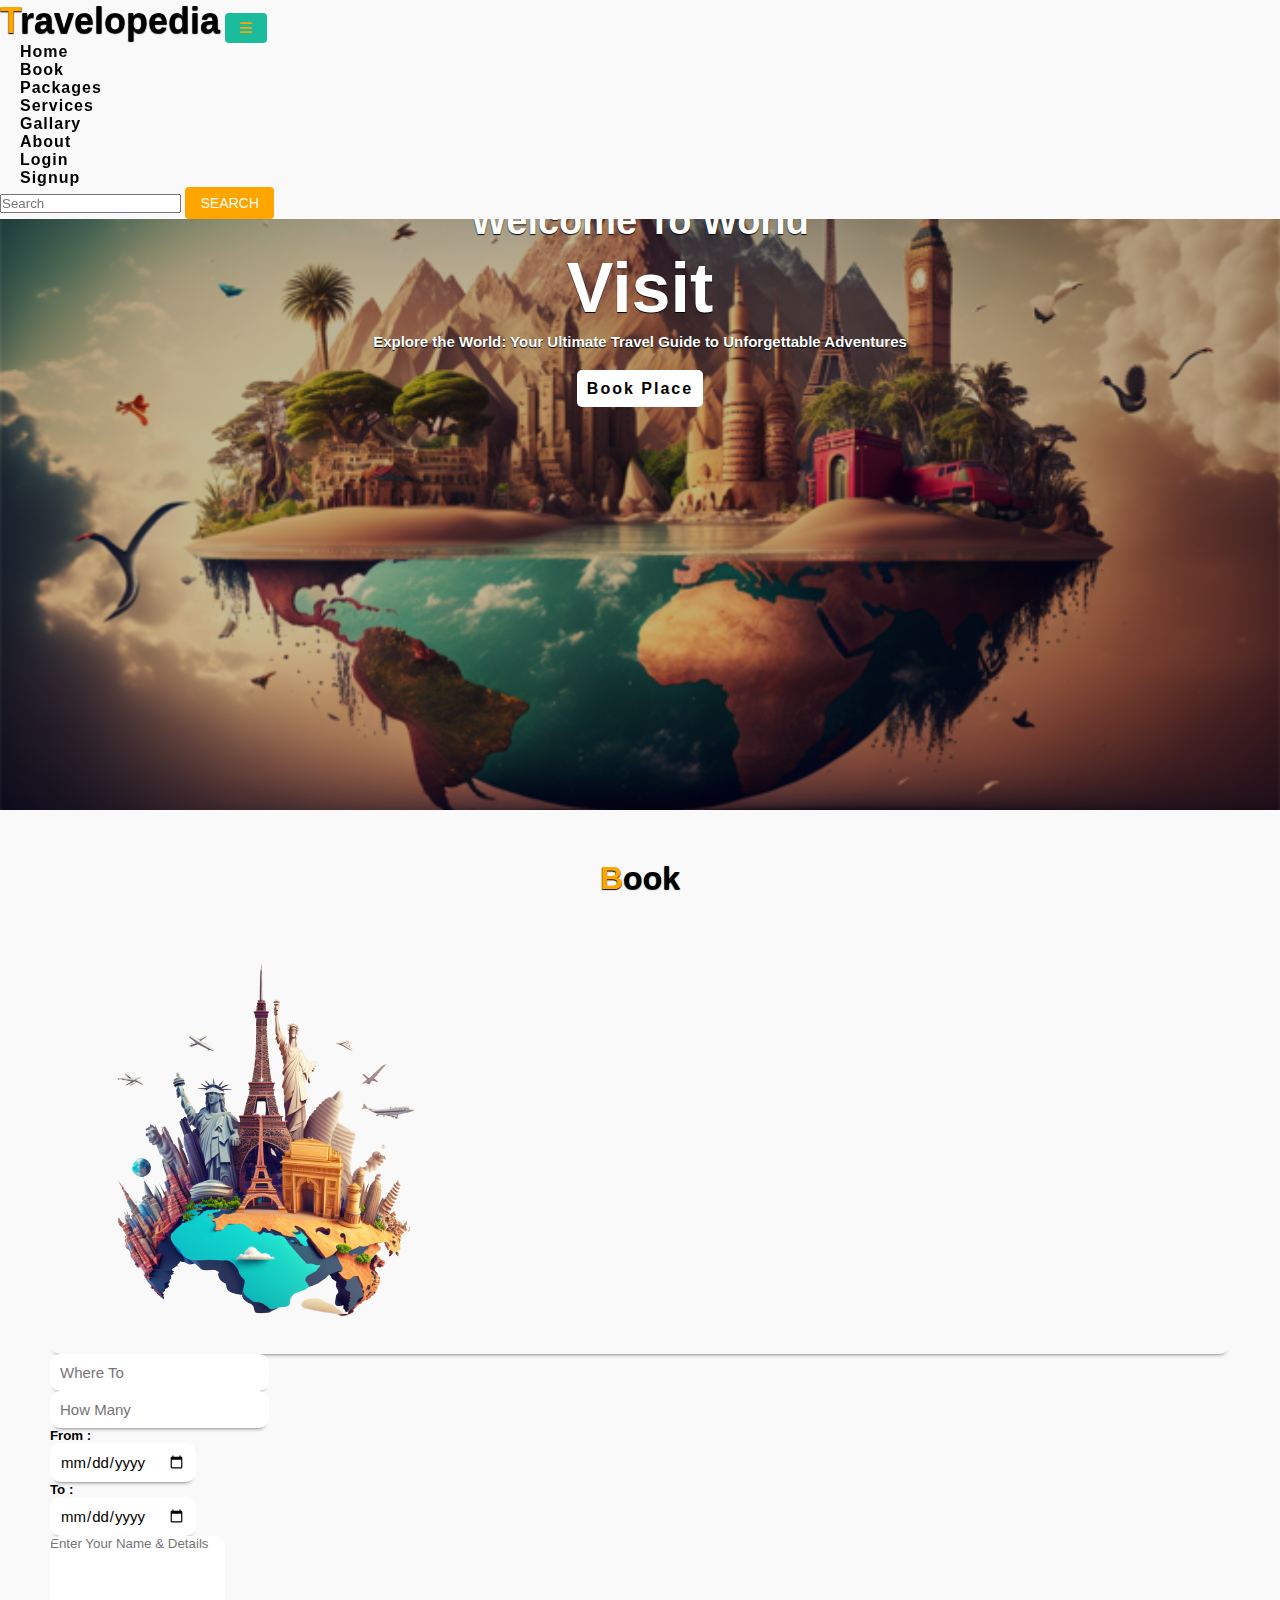
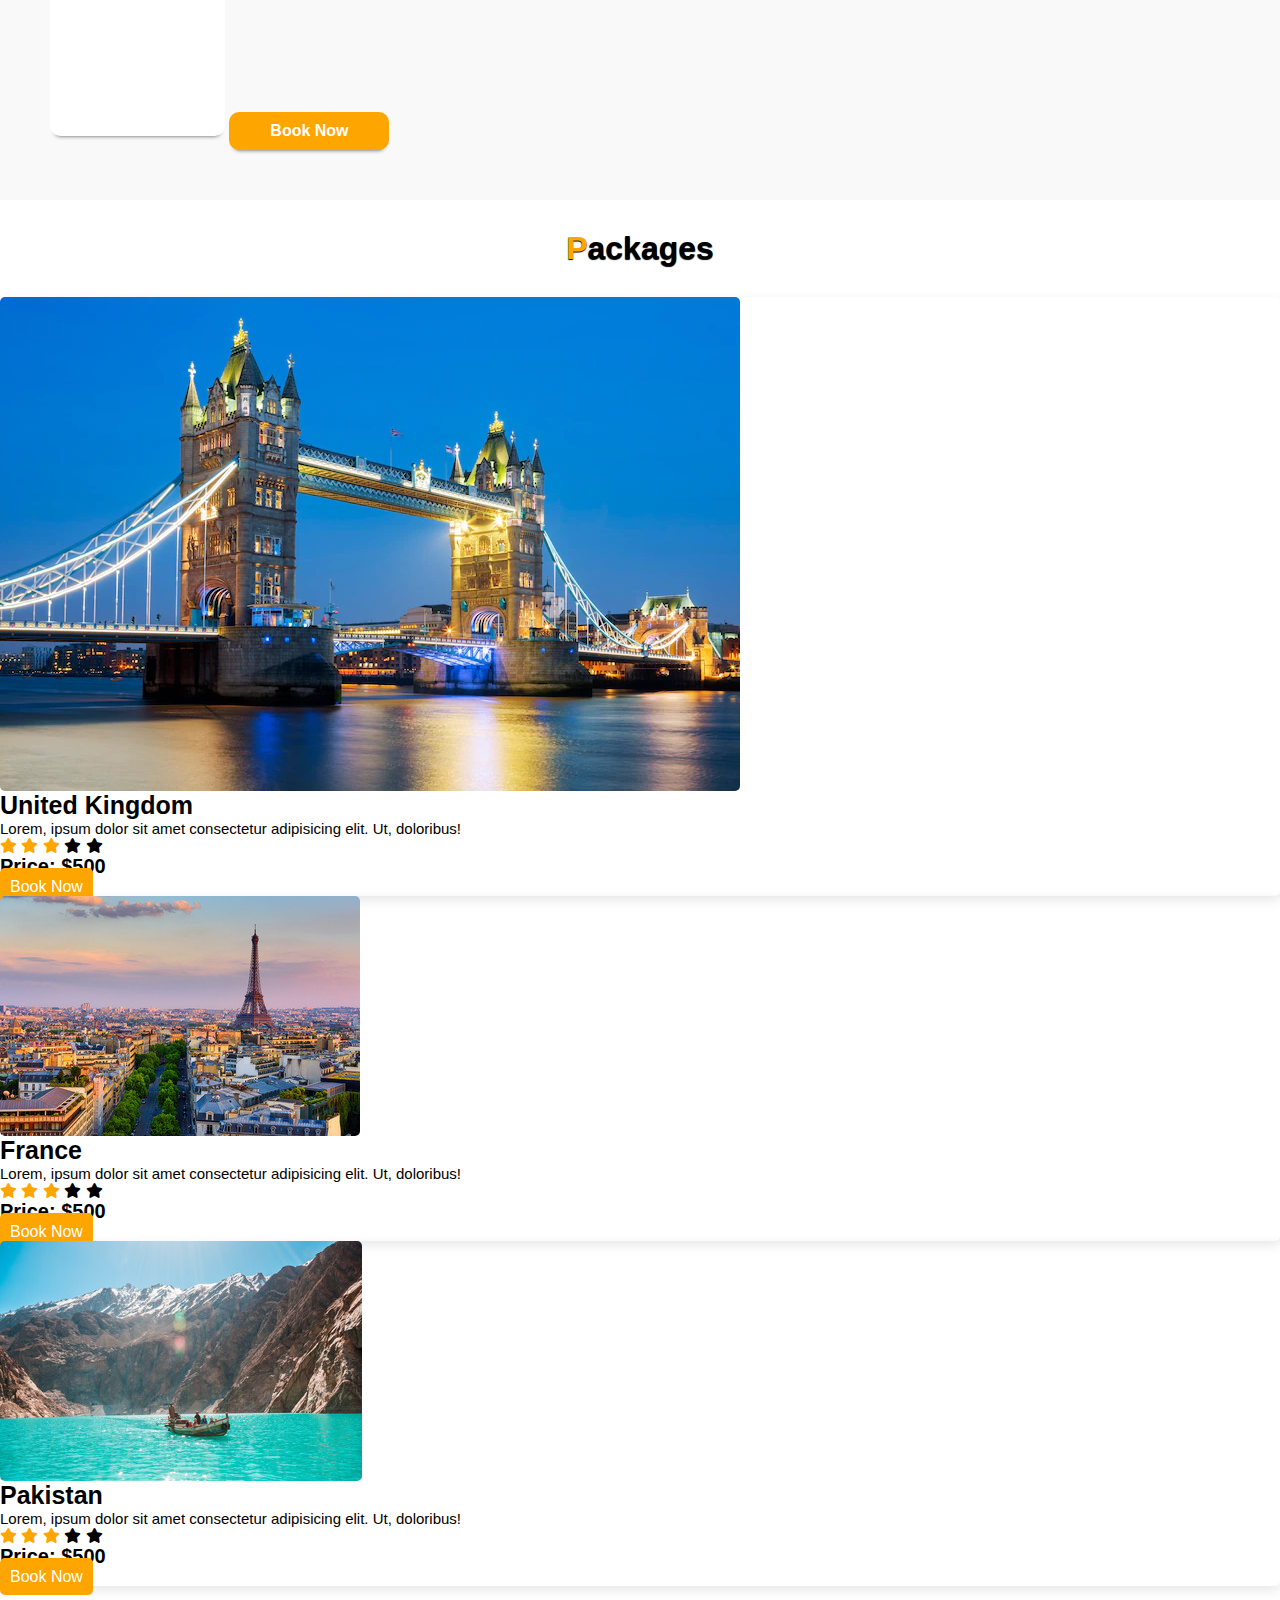
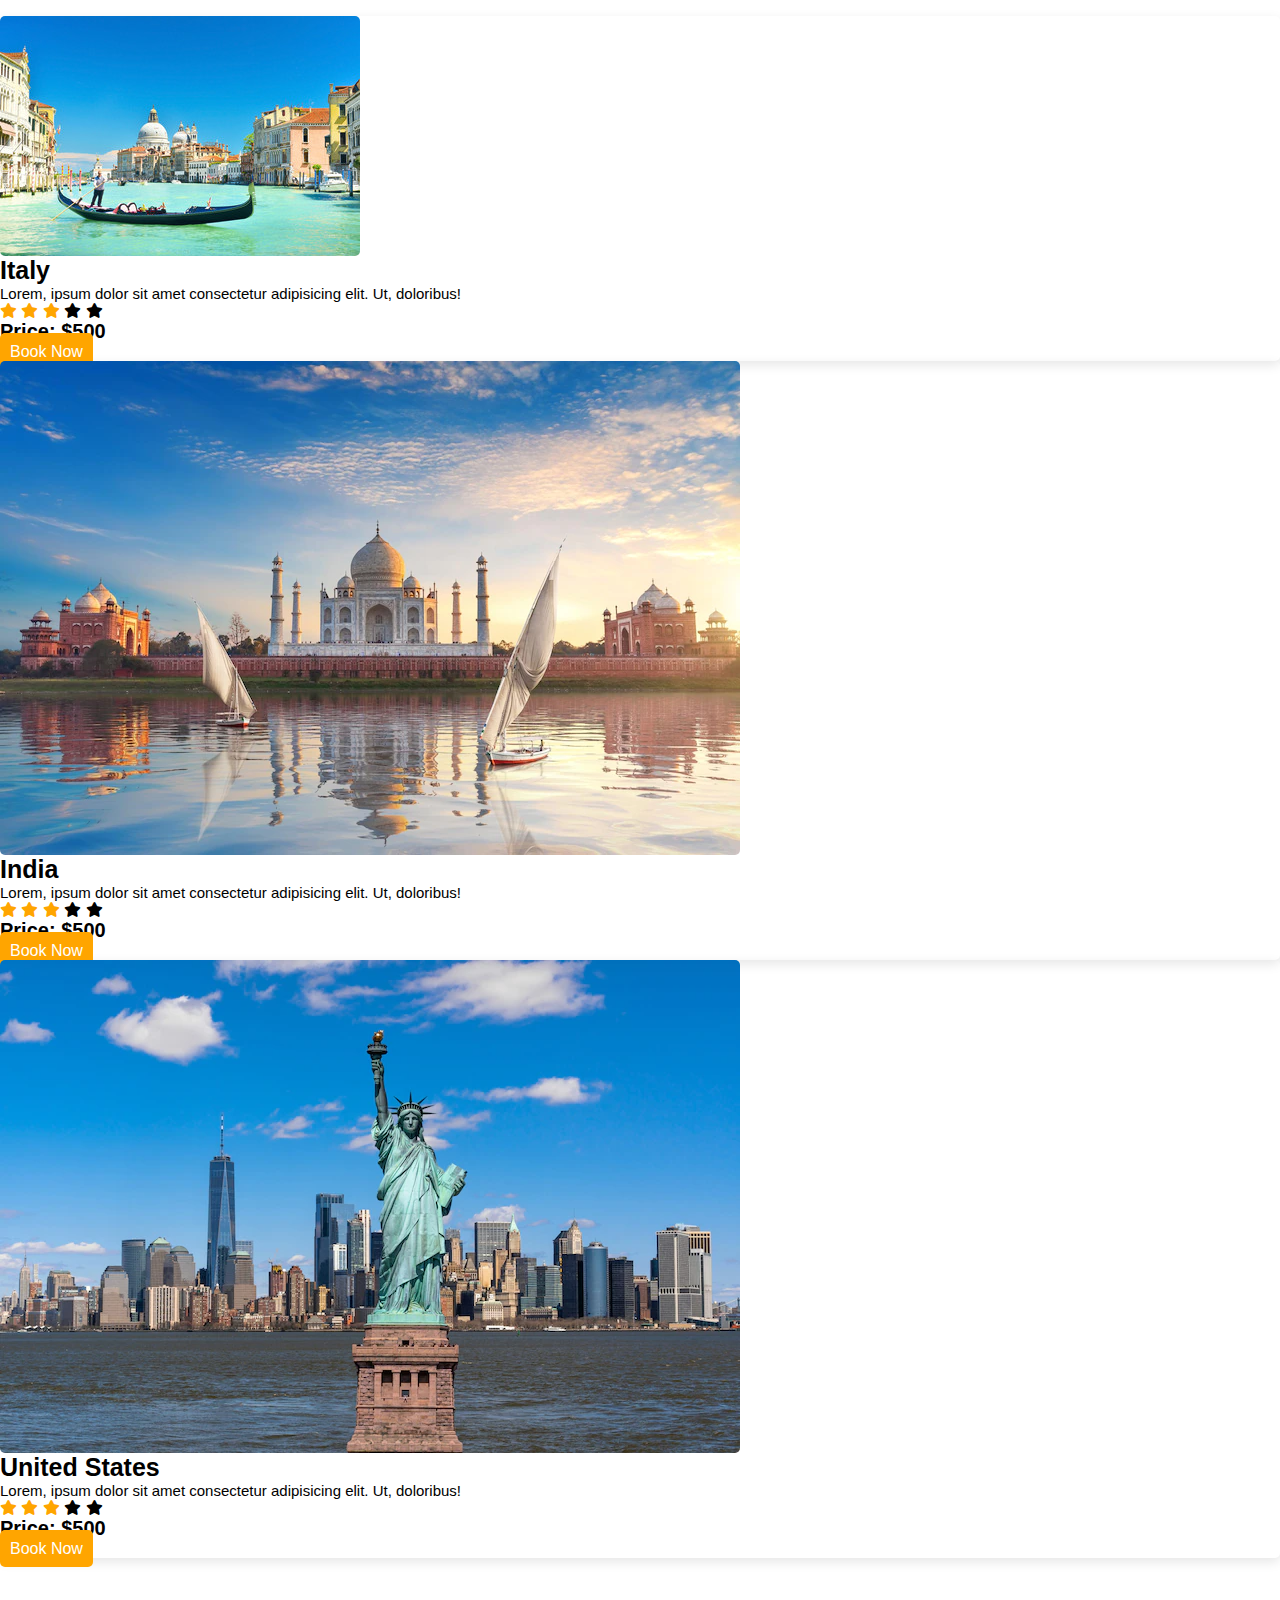
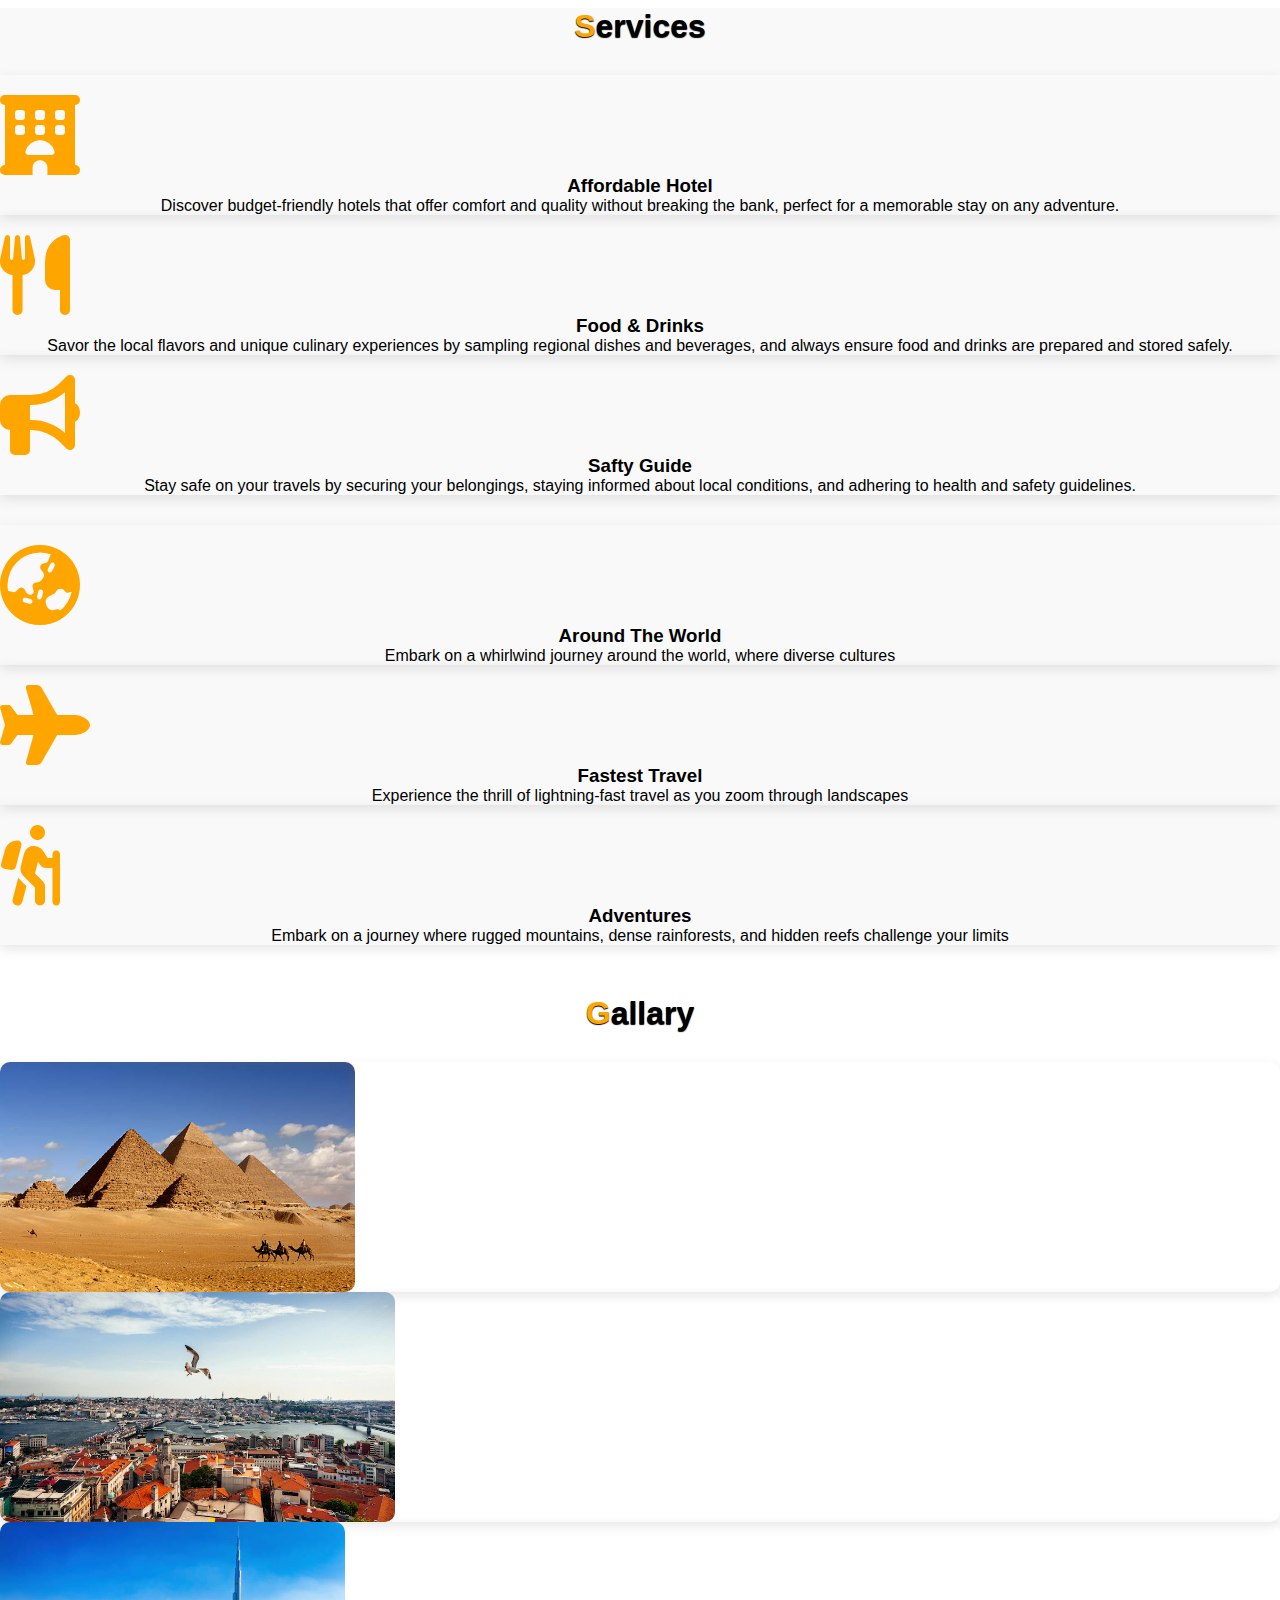
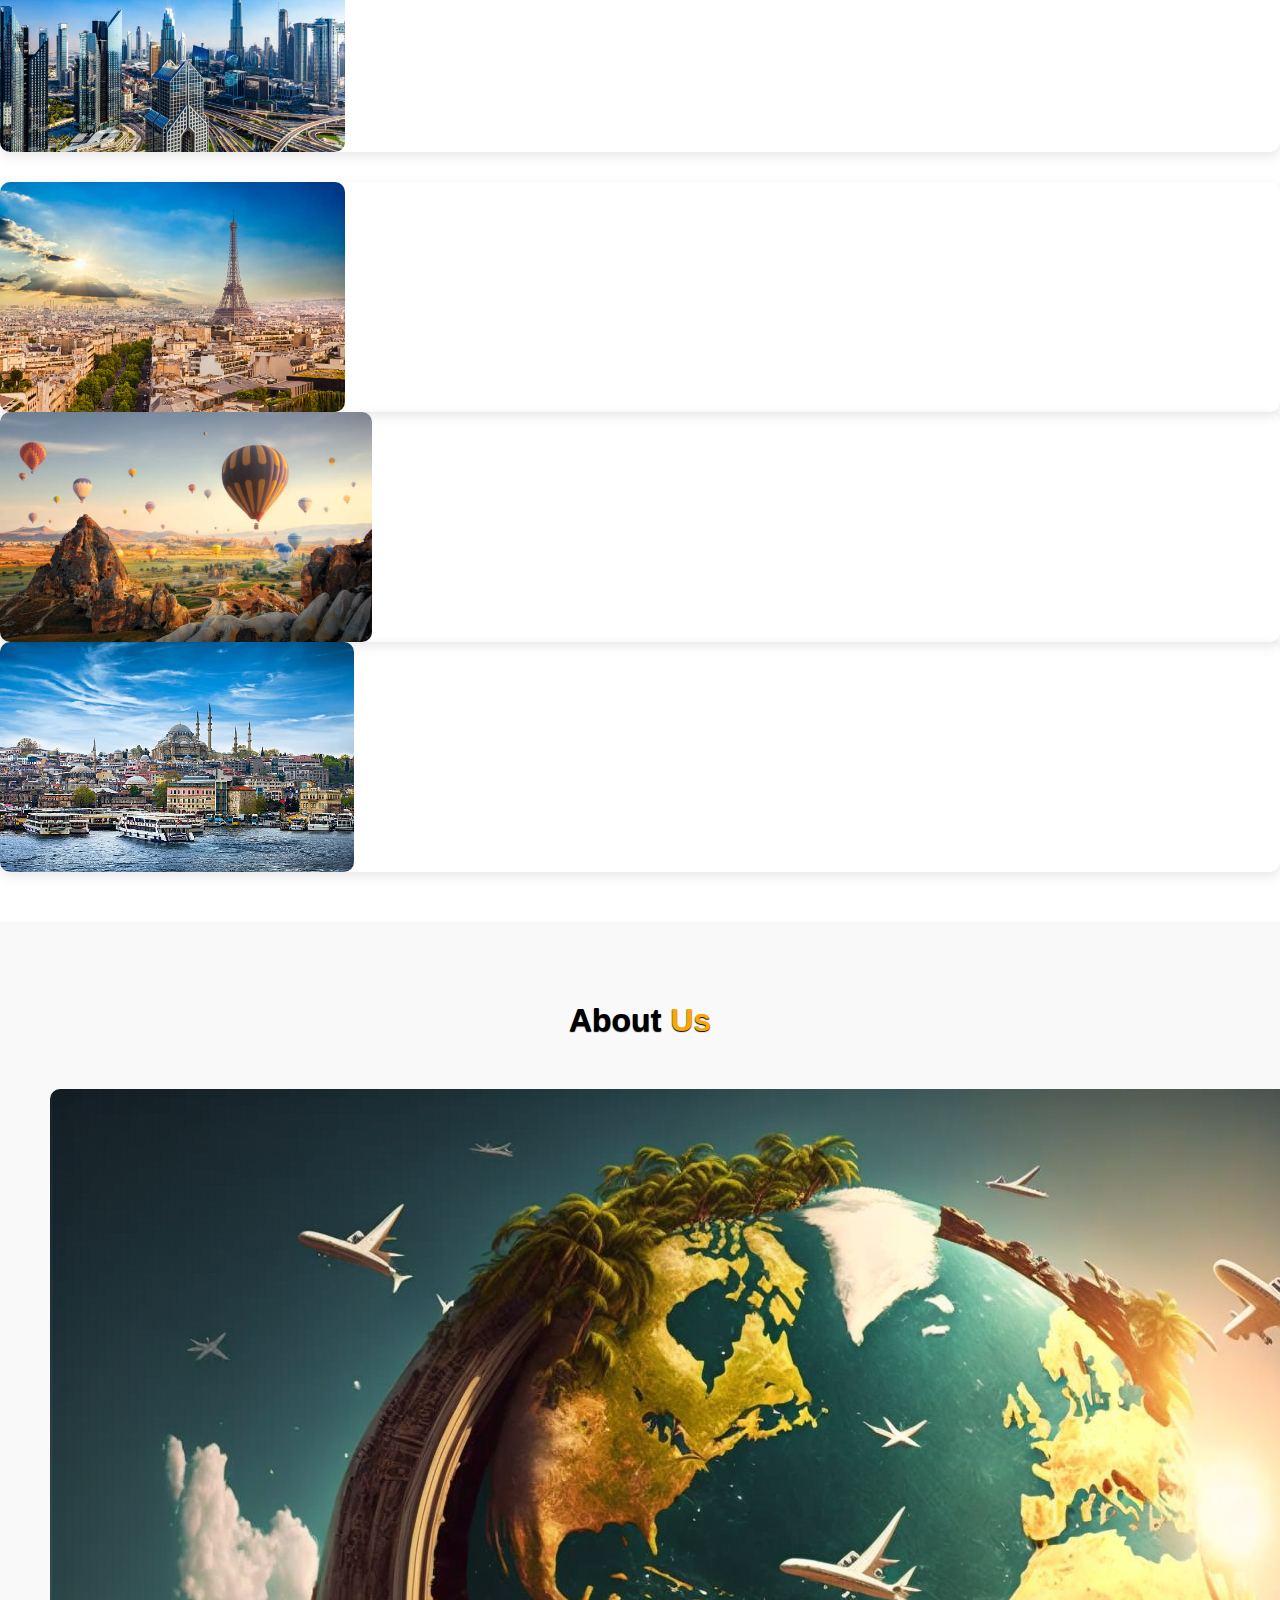
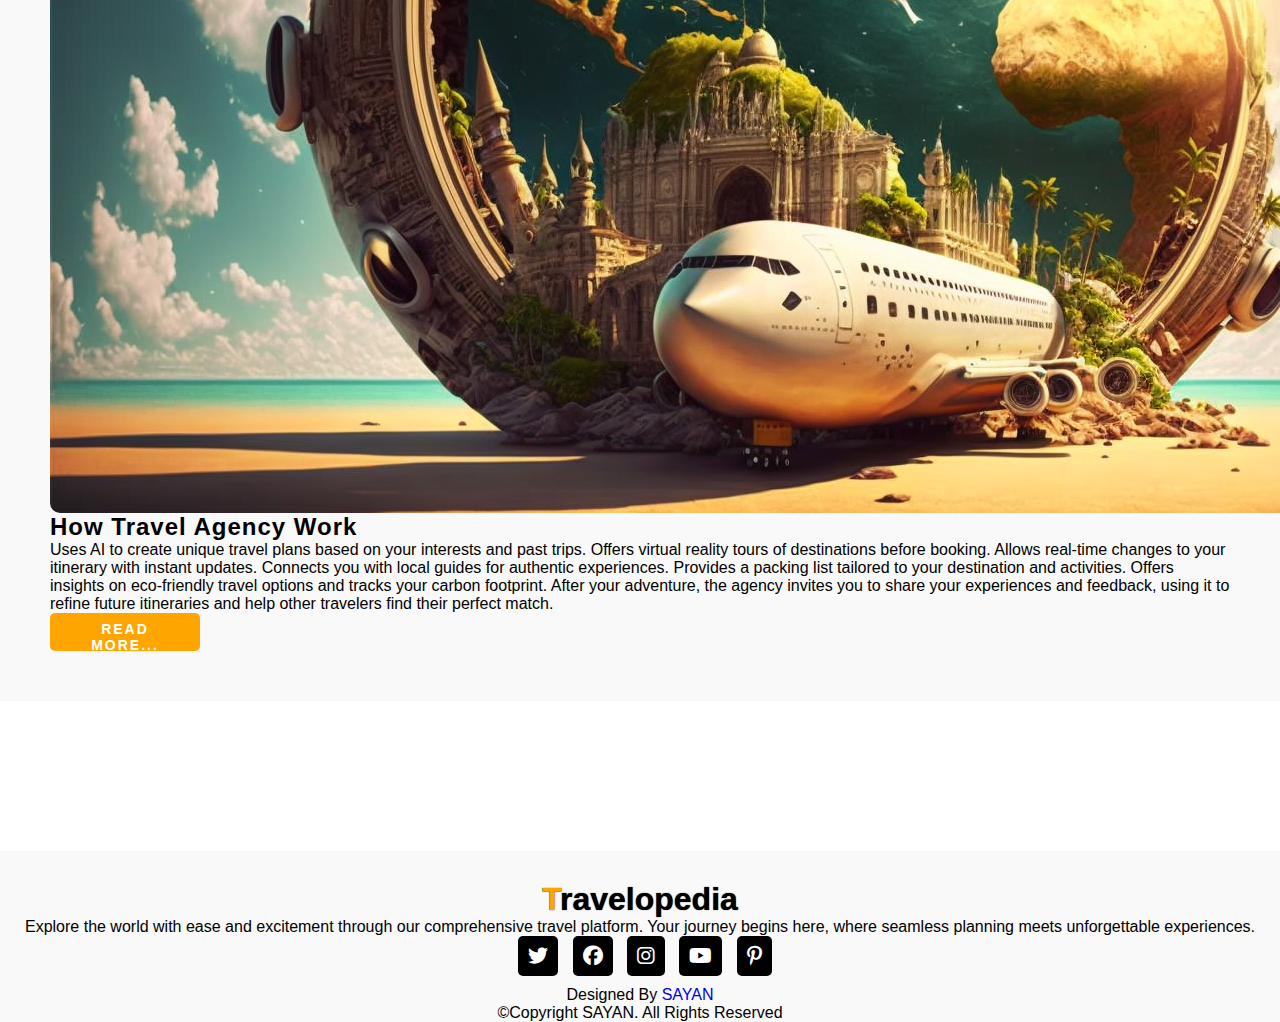
<file: index.html>
<html lang="en">
<head>
    <meta charset="UTF-8">
    <meta http-equiv="X-UA-Compatible" content="IE=edge">
    <meta name="viewport" content="width=device-width, initial-scale=1.0">
    <title>TRAVELOPEDIA</title>

    <link rel="stylesheet" href="style.css">

    <link href="https://cdn.jsdelivr.net/npm/bootstrap@5.0.2/dist/css/bootstrap.min.css" rel="stylesheet" integrity="sha384-EVSTQN3/azprG1Anm3QDgpJLIm9Nao0Yz1ztcQTwFspd3yD65VohhpuuCOmLASjC" crossorigin="anonymous">
    <link rel="stylesheet" href="https://cdnjs.cloudflare.com/ajax/libs/font-awesome/6.2.1/css/all.min.css">
    
    <link rel="preconnect" href="https://fonts.googleapis.com">
    <link rel="preconnect" href="https://fonts.gstatic.com" crossorigin>
    <link href="https://fonts.googleapis.com/css2?family=Roboto:wght@500&display=swap" rel="stylesheet">

</head>
<body>

    <nav class="navbar navbar-expand-lg" id="navbar">
        <div class="container">
          <a class="navbar-brand" href="index.html" id="logo"><span>T</span>ravelopedia</a>
          <button class="navbar-toggler" type="button" data-bs-toggle="collapse" data-bs-target="#mynavbar">
            <span><i class="fa-solid fa-bars"></i></span>
          </button>
          <div class="collapse navbar-collapse" id="mynavbar">
            <ul class="navbar-nav me-auto">
              <li class="nav-item">
                <a class="nav-link active" href="index.html">Home</a>
              </li>
              <li class="nav-item">
                <a class="nav-link" href="#book">Book</a>
              </li>
              <li class="nav-item">
                <a class="nav-link" href="#packages">Packages</a>
              </li>
              <li class="nav-item">
                <a class="nav-link" href="#services">Services</a>
              </li>
              <li class="nav-item">
                <a class="nav-link" href="#gallary">Gallary</a>
              </li>
              <li class="nav-item">
                <a class="nav-link" href="#about">About</a>
              </li>
              <li class="nav-item">
                <a class="nav-link" href="login.html">Login</a>
                
              </li>
              <li class="nav-item">
                <a class="nav-link" href="login.html">Signup</a>
              </li>
             
            </ul>
            <form class="d-flex">
              <input class="form-control me-2" type="text" placeholder="Search">
              <button class="btn btn-primary" type="button">Search</button>
            </form>
          </div>
        </div>
      </nav>
    

    <div class="home">
        <div class="content">
            <h5>Welcome To World</h5>
            <h1>Visit <span class="changecontent"></span></h1>
            <p>Explore the World: Your Ultimate Travel Guide to Unforgettable Adventures</p>
            <a href="#book">Book Place</a>
        </div>
    </div>

    <section class="book" id="book">
      <div class="container">

        <div class="main-text">
          <h1><span>B</span>ook</h1>
        </div>
        
        <div class="row">

          <div class="col-md-6 py-3 py-md-0">
            <div class="card">
              <img src="./images/book-img.png" alt="">
            </div>
          </div>

          <div class="col-md-6 py-3 py-md-0">
            <form action="#">

              <input type="text" class="form-control" placeholder="Where To" required><br>
              <input type="text" class="form-control" placeholder="How Many" required><br>
            <h5>From :</h5>
              <input type="date" class="form-control" placeholder="Arrivals" required><br>
                <h5>To :</h5>
              <input type="date" class="form-control" placeholder="Leaving" required><br>
              <textarea class="form-control" rows="5" name="text" placeholder="Enter Your Name & Details"></textarea>
              <input type="submit" value="Book Now" class="submit" required>

            </form>
          </div>

        </div>
      </div>
    </section>

    <section class="packages" id="packages">
      <div class="container">
        
        <div class="main-txt">
          <h1><span>P</span>ackages</h1>
        </div>

        <div class="row" style="margin-top: 30px;">

          <div class="col-md-4 py-3 py-md-0">

            <div class="card">
              <img src="./images/uk.png" alt="">
              <div class="card-body">
                <h3>United Kingdom</h3>
                <p>Lorem, ipsum dolor sit amet consectetur adipisicing elit. Ut, doloribus!</p>
                <div class="star">
                  <i class="fa-solid fa-star checked"></i>
                  <i class="fa-solid fa-star checked"></i>
                  <i class="fa-solid fa-star checked"></i>
                  <i class="fa-solid fa-star "></i>
                  <i class="fa-solid fa-star "></i>
                </div>
                <h6>Price: <strong>$500</strong></h6>
                <a href="#book">Book Now</a>
              </div>
            </div>

          </div>
          <div class="col-md-4 py-3 py-md-0">

            <div class="card">
              <img src="./images/france.png" alt="">
              <div class="card-body">
                <h3>France</h3>
                <p>Lorem, ipsum dolor sit amet consectetur adipisicing elit. Ut, doloribus!</p>
                <div class="star">
                  <i class="fa-solid fa-star checked"></i>
                  <i class="fa-solid fa-star checked"></i>
                  <i class="fa-solid fa-star checked"></i>
                  <i class="fa-solid fa-star "></i>
                  <i class="fa-solid fa-star "></i>
                </div>
                <h6>Price: <strong>$500</strong></h6>
                <a href="#book">Book Now</a>
              </div>
            </div>

          </div>
          <div class="col-md-4 py-3 py-md-0">

            <div class="card">
              <img src="./images/pakistan.png" alt="">
              <div class="card-body">
                <h3>Pakistan</h3>
                <p>Lorem, ipsum dolor sit amet consectetur adipisicing elit. Ut, doloribus!</p>
                <div class="star">
                  <i class="fa-solid fa-star checked"></i>
                  <i class="fa-solid fa-star checked"></i>
                  <i class="fa-solid fa-star checked"></i>
                  <i class="fa-solid fa-star "></i>
                  <i class="fa-solid fa-star "></i>
                </div>
                <h6>Price: <strong>$500</strong></h6>
                <a href="#book">Book Now</a>
              </div>
            </div>

          </div>



        </div>



        <div class="row" style="margin-top: 30px;">

          <div class="col-md-4 py-3 py-md-0">

            <div class="card">
              <img src="./images/italy.png" alt="">
              <div class="card-body">
                <h3>Italy</h3>
                <p>Lorem, ipsum dolor sit amet consectetur adipisicing elit. Ut, doloribus!</p>
                <div class="star">
                  <i class="fa-solid fa-star checked"></i>
                  <i class="fa-solid fa-star checked"></i>
                  <i class="fa-solid fa-star checked"></i>
                  <i class="fa-solid fa-star "></i>
                  <i class="fa-solid fa-star "></i>
                </div>
                <h6>Price: <strong>$500</strong></h6>
                <a href="#book">Book Now</a>
              </div>
            </div>

          </div>
          <div class="col-md-4 py-3 py-md-0">

            <div class="card">
              <img src="./images/india.png" alt="">
              <div class="card-body">
                <h3>India</h3>
                <p>Lorem, ipsum dolor sit amet consectetur adipisicing elit. Ut, doloribus!</p>
                <div class="star">
                  <i class="fa-solid fa-star checked"></i>
                  <i class="fa-solid fa-star checked"></i>
                  <i class="fa-solid fa-star checked"></i>
                  <i class="fa-solid fa-star "></i>
                  <i class="fa-solid fa-star "></i>
                </div>
                <h6>Price: <strong>$500</strong></h6>
                <a href="#book">Book Now</a>
              </div>
            </div>

          </div>
          <div class="col-md-4 py-3 py-md-0">

            <div class="card">
              <img src="./images/us.png" alt="">
              <div class="card-body">
                <h3>United States</h3>
                <p>Lorem, ipsum dolor sit amet consectetur adipisicing elit. Ut, doloribus!</p>
                <div class="star">
                  <i class="fa-solid fa-star checked"></i>
                  <i class="fa-solid fa-star checked"></i>
                  <i class="fa-solid fa-star checked"></i>
                  <i class="fa-solid fa-star "></i>
                  <i class="fa-solid fa-star "></i>
                </div>
                <h6>Price: <strong>$500</strong></h6>
                <a href="#book">Book Now</a>
              </div>
            </div>

          </div>



        </div>


      </div>
    </section>
 
    <section class="services" id="services">
      <div class="container">

        <div class="main-txt">
          <h1><span>S</span>ervices</h1>
        </div>

        <div class="row" style="margin-top: 30px;">

          <div class="col-md-4 py-3 py-md-0">

            <div class="card">
              <i class="fas fa-hotel"></i>
              <div class="card-body">
                <h3><a href="#">Affordable Hotel</a></h3>
                <p>Discover budget-friendly hotels that offer comfort and quality without breaking the bank, perfect for a memorable stay on any adventure.</p>
              </div>
            </div>

          </div>
          <div class="col-md-4 py-3 py-md-0">

            <div class="card">
              <i class="fas fa-utensils"></i>
              <div class="card-body">
                <h3><a href="">Food & Drinks</a></h3>
                <p>Savor the local flavors and unique culinary experiences by sampling regional dishes and beverages, and always ensure food and drinks are prepared and stored safely.</p>
              </div>
            </div>

          </div>
          <div class="col-md-4 py-3 py-md-0">

            <div class="card">
              <i class="fas fa-bullhorn"></i>
              <div class="card-body">
                <h3><a href="#">Safty Guide</a></h3>
                <p>Stay safe on your travels by securing your belongings, staying informed about local conditions, and adhering to health and safety guidelines.</p>
              </div>
            </div>

          </div>



        </div>


        <div class="row" style="margin-top: 30px;">

          <div class="col-md-4 py-3 py-md-0">

            <div class="card">
              <i class="fas fa-globe-asia"></i>
              <div class="card-body">
                <h3><a href="#">Around The World</a></h3>
                <p>Embark on a whirlwind journey around the world, where diverse cultures</p>
              </div>
            </div>

          </div>
          <div class="col-md-4 py-3 py-md-0">

            <div class="card">
              <i class="fas fa-plane"></i>
              <div class="card-body">
                <h3><a href="#">Fastest Travel</a></h3>
                <p>Experience the thrill of lightning-fast travel as you zoom through landscapes</p>
              </div>
            </div>

          </div>
          <div class="col-md-4 py-3 py-md-0">

            <div class="card">
              <i class="fas fa-hiking"></i>
              <div class="card-body">
                <h3><a href="#">Adventures</a></h3>
                <p>Embark on a journey where rugged mountains, dense rainforests, and hidden reefs challenge your limits</p>
              </div>
            </div>

          </div>



        </div>

      </div>
    </section>

    <section class="gallary" id="gallary">
      <div class="container">

        <div class="main-txt">
          <h1><span>G</span>allary</h1>
        </div>

        <div class="row" style="margin-top: 30px;">
          <div class="col-md-4 py-3 py-md-0">
            <div class="card">
              <img src="./images/g1.png" alt="" height="230px">
            </div>
          </div>
          <div class="col-md-4 py-3 py-md-0">
            <div class="card">
              <img src="./images/g2.png" alt="" height="230px">
            </div>
          </div>
          <div class="col-md-4 py-3 py-md-0">
            <div class="card">
              <img src="./images/g3.png" alt="" height="230px">
            </div>
          </div>
        </div>


        <div class="row" style="margin-top: 30px;">
          <div class="col-md-4 py-3 py-md-0">
            <div class="card">
              <img src="./images/g4.png" alt="" height="230px">
            </div>
          </div>
          <div class="col-md-4 py-3 py-md-0">
            <div class="card">
              <img src="./images/g5.png" alt="" height="230px">
            </div>
          </div>
          <div class="col-md-4 py-3 py-md-0">
            <div class="card">
              <img src="./images/g6.png" alt="" height="230px">
            </div>
          </div>
        </div>

      </div>
    </section>

    <section class="about" id="about">
      <div class="container">

        <div class="main-txt">
          <h1>About <span>Us</span></h1>
        </div>

        <div class="row" style="margin-top: 50px;">

          <div class="col-md-6 py-3 py-md-0">
            <div class="card">
              <img src="./images/about-img.png" alt="">
            </div>
          </div>

          <div class="col-md-6 py-3 py-md-0">
            <h2>How Travel Agency Work</h2>
            <p>Uses AI to create unique travel plans based on your interests and past trips. Offers virtual reality tours of destinations before booking. Allows real-time changes to your itinerary with instant updates. Connects you with local guides for authentic experiences. Provides a packing list tailored to your destination and activities. Offers insights on eco-friendly travel options and tracks your carbon footprint. After your adventure, the agency invites you to share your experiences and feedback, using it to refine future itineraries and help other travelers find their perfect match.</p>
            <button id="about-btn">Read More...</button>
          </div>

        </div>

      </div>
    </section>
    <footer id="footer">
      <h1><span>T</span>ravelopedia</h1>
      <p>Explore the world with ease and excitement through our comprehensive travel platform. Your journey begins here, where seamless planning meets unforgettable experiences.</p>
      <div class="social-links">
        <i class="fa-brands fa-twitter"></i>
        <i class="fa-brands fa-facebook"></i>
        <i class="fa-brands fa-instagram"></i>
        <i class="fa-brands fa-youtube"></i>
        <i class="fa-brands fa-pinterest-p"></i>
      </div>
      <div class="credit">
        <p>Designed By <a href="#">SAYAN</a></p>
      </div>
      <div class="copyright">
        <p>&copy;Copyright SAYAN. All Rights Reserved</p>
      </div>
    </footer>
   
    <script src="https://cdn.jsdelivr.net/npm/bootstrap@5.0.2/dist/js/bootstrap.bundle.min.js" integrity="sha384-MrcW6ZMFYlzcLA8Nl+NtUVF0sA7MsXsP1UyJoMp4YLEuNSfAP+JcXn/tWtIaxVXM" crossorigin="anonymous"></script>
   
  

</body>
</html>
</file>
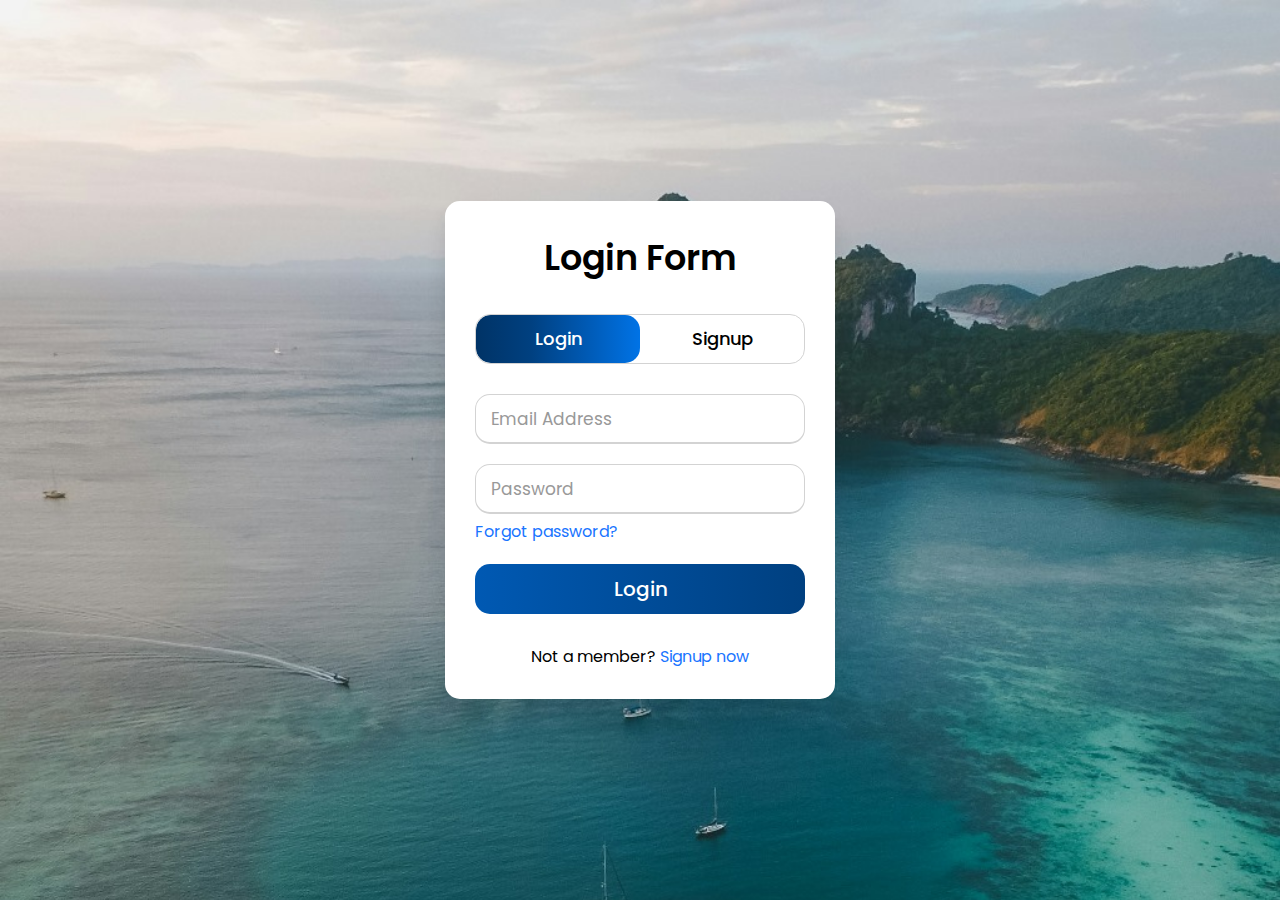
<file: login.html>
<!DOCTYPE html>
<html lang="en">
<head>
  <meta charset="UTF-8">
  <meta name="viewport" content="width=device-width, initial-scale=1.0">
  <title>Document</title>
  <style>
    @import url('https://fonts.googleapis.com/css?family=Poppins:400,500,600,700&display=swap');
*{
  margin: 0;
  padding: 0;
  box-sizing: border-box;
  font-family: 'Poppins', sans-serif;
}
html,body{
  display: grid;
  height: 100%;
  width: 100%;
  place-items: center;
  background: url(./images/loginbg.jpg);
  background-size: cover;
}
::selection{
  background: #1a75ff;
  color: #fff;
}
.wrapper{
  overflow: hidden;
  max-width: 390px;
  background: #fff;
  padding: 30px;
  border-radius: 15px;
  box-shadow: 0px 15px 20px rgba(0,0,0,0.1);
}
.wrapper .title-text{
  display: flex;
  width: 200%;
}
.wrapper .title{
  width: 50%;
  font-size: 35px;
  font-weight: 600;
  text-align: center;
  transition: all 0.6s cubic-bezier(0.68,-0.55,0.265,1.55);
}
.wrapper .slide-controls{
  position: relative;
  display: flex;
  height: 50px;
  width: 100%;
  overflow: hidden;
  margin: 30px 0 10px 0;
  justify-content: space-between;
  border: 1px solid lightgrey;
  border-radius: 15px;
}
.slide-controls .slide{
  height: 100%;
  width: 100%;
  color: #fff;
  font-size: 18px;
  font-weight: 500;
  text-align: center;
  line-height: 48px;
  cursor: pointer;
  z-index: 1;
  transition: all 0.6s ease;
}
.slide-controls label.signup{
  color: #000;
}
.slide-controls .slider-tab{
  position: absolute;
  height: 100%;
  width: 50%;
  left: 0;
  z-index: 0;
  border-radius: 15px;
  background: -webkit-linear-gradient(left,#003366,#004080,#0059b3
, #0073e6);
  transition: all 0.6s cubic-bezier(0.68,-0.55,0.265,1.55);
}
input[type="radio"]{
  display: none;
}
#signup:checked ~ .slider-tab{
  left: 50%;
}
#signup:checked ~ label.signup{
  color: #fff;
  cursor: default;
  user-select: none;
}
#signup:checked ~ label.login{
  color: #000;
}
#login:checked ~ label.signup{
  color: #000;
}
#login:checked ~ label.login{
  cursor: default;
  user-select: none;
}
.wrapper .form-container{
  width: 100%;
  overflow: hidden;
}
.form-container .form-inner{
  display: flex;
  width: 200%;
}
.form-container .form-inner form{
  width: 50%;
  transition: all 0.6s cubic-bezier(0.68,-0.55,0.265,1.55);
}
.form-inner form .field{
  height: 50px;
  width: 100%;
  margin-top: 20px;
}
.form-inner form .field input{
  height: 100%;
  width: 100%;
  outline: none;
  padding-left: 15px;
  border-radius: 15px;
  border: 1px solid lightgrey;
  border-bottom-width: 2px;
  font-size: 17px;
  transition: all 0.3s ease;
}
.form-inner form .field input:focus{
  border-color: #1a75ff;
  /* box-shadow: inset 0 0 3px #fb6aae; */
}
.form-inner form .field input::placeholder{
  color: #999;
  transition: all 0.3s ease;
}
form .field input:focus::placeholder{
  color: #1a75ff;
}
.form-inner form .pass-link{
  margin-top: 5px;
}
.form-inner form .signup-link{
  text-align: center;
  margin-top: 30px;
}
.form-inner form .pass-link a,
.form-inner form .signup-link a{
  color: #1a75ff;
  text-decoration: none;
}
.form-inner form .pass-link a:hover,
.form-inner form .signup-link a:hover{
  text-decoration: underline;
}
form .btn{
  height: 50px;
  width: 100%;
  border-radius: 15px;
  position: relative;
  overflow: hidden;
}
form .btn .btn-layer{
  height: 100%;
  width: 300%;
  position: absolute;
  left: -100%;
  background: -webkit-linear-gradient(right,#003366,#004080,#0059b3
, #0073e6);
  border-radius: 15px;
  transition: all 0.4s ease;;
}
form .btn:hover .btn-layer{
  left: 0;
}
form .btn input[type="submit"]{
  height: 100%;
  width: 100%;
  z-index: 1;
  position: relative;
  background: none;
  border: none;
  color: #fff;
  padding-left: 0;
  border-radius: 15px;
  font-size: 20px;
  font-weight: 500;
  cursor: pointer;
}
  </style>
</head>
<body>
  <div class="wrapper">
    <div class="title-text">
      <div class="title login">Login Form</div>
      <div class="title signup">Signup Form</div>
    </div>
    <div class="form-container">
      <div class="slide-controls">
        <input type="radio" name="slide" id="login" checked>
        <input type="radio" name="slide" id="signup">
        <label for="login" class="slide login">Login</label>
        <label for="signup" class="slide signup">Signup</label>
        <div class="slider-tab"></div>
      </div>
      <div class="form-inner">
        <form action="#" class="login">
          <div class="field">
            <input type="text" placeholder="Email Address" required>
          </div>
          <div class="field">
            <input type="password" placeholder="Password" required>
          </div>
          <div class="pass-link"><a href="#">Forgot password?</a></div>
          <div class="field btn">
            <div class="btn-layer"></div>
            <input type="submit" value="Login">
          </div>
          <div class="signup-link">Not a member? <a href="">Signup now</a></div>
        </form>
        <form action="#" class="signup">
          <div class="field">
            <input type="text" placeholder="Email Address" required>
          </div>
          <div class="field">
            <input type="password" placeholder="Password" required>
          </div>
          <div class="field">
            <input type="password" placeholder="Confirm password" required>
          </div>
          <div class="field btn">
            <div class="btn-layer"></div>
            <input type="submit" value="Signup">
          </div>
        </form>
      </div>
    </div>
  </div>
  <script src="login.js"></script>
</body>
</html>
</file>
<file: style.css>
*{
    margin: 0;
    padding: 0;
    box-sizing: border-box;
    text-decoration: none;
    list-style: none;
    scroll-behavior: smooth;
    font-family: 'Lato', sans-serif;
}

/* Navbar Start */
#navbar{
    background: #f9f9f9;
    position: fixed;
    z-index: 10;
    width: 100vw;
}
#logo{
    font-size: 36px;
    font-weight: 550;
    color: black;
    text-shadow: 0px 1px 1px black;
    margin-bottom: 5px;
}
#logo span{
    color: #ffa500;
}
.navbar-toggler span{
    color: #ffa500;
}
.navbar-nav{
    margin-left: 20px;
    
}
.nav-item .nav-link{
    font-size: 16px;
    font-weight: 550;
    color: black;
    letter-spacing: 1px;
    border-radius: 3px;
    transition: 0.5s ease;
    text-decoration: none;
}
.nav-item .login-wrapper {
    width: 300px;
    margin: 40px auto 0;
  }
  
  button {
    padding: 8px 15px;
    border: 0;
    outline: 0;
    color: #fff;
    background: #1BBC9B;
    font-size: 14px;
    text-transform: uppercase;
    border-radius: 4px;
    box-shadow: 0 4px 0 darken(#1BBC9B, 5%);
    &:active {
      margin-top: 2px;
      box-shadow: 0 2px 0 darken(#1BBC9B, 5%);
    }
  }
  
  .login-container {
    position: relative;
  }
  
  .login-form {
    display: none;
    position: absolute;
    padding: 20px;
    margin-top: 10px;
    background: #ddd;
    border-radius: 4px;
    box-shadow: 0 4px 0 darken(#ddd, 5%);
    input {
      width: 100%;
      padding: 8px;
      margin-bottom: 10px;
      border: 0;
      outline: 0;
      background: #f1f1f1;
      font-weight: 300;
      font-style: italic;
      border-radius: 2px;
      &:last-child {
        margin-bottom: 0;
      }
    }
    input[type="submit"] {
      color: #ffF;
      background: #1BBC9B;
      font-style: normal;
      box-shadow: 0 4px 0 darken(#1BBC9B, 5%);
    }
  }
  
  @include keyframes(slide) {
    0% {
      opacity: 0;
      @include transform(translateY(20px));
    }
    100% {
      opacity: 1;
      @include transform(translateY(0));
    }
  }
  
  .open {
    @include animation(slide 1s);
    display: block;
  }
.nav-item .nav-link:hover{
    background: #ffa500;
    color: white;
    
}
#navbar form button{
    background: orange;
    color: white;
    border: none;
}
/* Navbar End */

/* Home Section Start */
.home{
    width: 100%;
    height: 90vh;
    background-image: linear-gradient(rgba(0,0,0,0.3),rgba(0,0,0,0.2)), url(./images/background\ img.png);
    background-repeat: no-repeat;
    background-size: cover;
}
.home .content{
    text-align: center;
    padding-top: 200px;
}
.home .content h5{
    color: white;
    font-size: 38px;
    font-weight: 550;
    text-shadow: 0px 1px 1px black;
}
.home .content h1{
    color: white;
    font-size: 70px;
    font-weight: 550;
    text-shadow: 0px 1px 1px black;
    margin-top: 5px;
}
.changecontent::after{
    content: ' ';
    color: #ffa500;
    text-shadow: 0px 1px 1px black;
    animation: changetext 10s infinite linear;
}
@keyframes changetext{
    0%{content: "France";}
    10%{content: "Spain";}
    20%{content: "United States";}
    30%{content: "China";}
    40%{content: "India";}
    50%{content: "Pakistan";}
    60%{content: "Italy";}
    70%{content: "Turkey";}
    80%{content: "Mexico";}
    90%{content: "Germany";}
    100%{content: "United kingdom";}
} 
.home .content p{
    color: white;
    font-size: 15px;
    font-weight: 600;
    text-shadow: 0px 1px 1px black;
    margin-bottom: 30px;
    margin-top: 5px;
}
.home .content a{
    padding: 10px;
    background: white;
    color: black;
    letter-spacing: 2px;
    font-weight: 550;
    border-radius: 5px;
    text-decoration: none;
    transition: 0.5s;
}
.home .content a:hover{
    background: #ffa500;
    color: white;
}
@media (max-width:850px){
    .home{
        background-position: 50%;
    }
}
@media (max-width:450px){
    .home .content h5{
        font-size: 25px;
    }
    .home .content h1{
        font-size: 38px;
    }
    .home .content p{
        font-size: 13px;
    }
}
/* Home Section End */

/* Section Book Start */
.book{
    background: #f9f9f9;
    padding: 50px;
}
.main-text h1{
    text-align: center;
    text-shadow: 0px 1px 1px black;
    font-weight: 600;
}
.main-text h1 span{
    color: #ffa500;
}
.book .card{
    border-radius: 10px;
    box-shadow: 0px 5px 5px -6px black;
}
.book .row{
    margin-top: 30px;
}
.book form input{
    padding: 10px;
    color: black;
    border: none;
    outline: none;
    font-size: 15px;
    border-radius: 10px;
    box-shadow: 0px 5px 5px -6px black;
}
.book form textarea{
    border: none;
    border-radius: 10px;
    resize: none;
    box-shadow: 0px 5px 5px -6px black;
    height: 200px;
}
.book .submit{
    width: 160px;
    font-size: 16px;
    font-weight: 550;
    background: #ffa500;
    color: white;
    margin-top: 10px;
    transition: 0.5s;
}
.book .submit:hover{
    width: 170px;
}
@media (max-width:765px){
    .book{
        padding: 0;
    }
    .main-text h1{
        padding: 20px;
    }
}
/* Section Book End */





/* Section Packages Start */
.main-txt h1{
    text-align: center;
    margin-top: 30px;
    font-weight: 600;
    text-shadow: 0px 1px 1px black;
}
.main-txt h1 span{
    color: #ffa500;
}
.packages .card{
    border-radius: 5px;
    border: none;
    box-shadow: rgba(0,0,0,0.1) 0px 4px 12px;
}
.packages .card img{
    border-radius: 5px;
}
.packages .card .card-body{
    background: transparent;
}
.packages .card .card-body h3{
    font-size: 25px;
    font-weight: 600;
}
.packages .card .card-body p{
    font-size: 15px;
}
.checked{
    color: #ffa500;
}
.star i{
    font-size: 15px;
}
.packages .card .card-body h6{
    font-size: 20px;
}
.packages .card .card-body a{
    padding: 10px;
    text-decoration: none;
    background: #ffa500;
    color: white;
    border-radius: 5px;

}

.services{
    background: #f9f9f9;
    margin-top: 50px;
}
.services .card{
    box-shadow: rgba(0,0,0,0.1) 0px 4px 12px;
    border: none;
    cursor: pointer;
}
.services .card i{
    font-size: 80px;
    text-align: center;
    color: #ffa500;
    margin-top: 20px;
}
.services .card .card-body h3{
    font-weight: 600;
}
.services .card .card-body{
    text-align: center;
    text-decoration: none;
}
/* Section Services End */
.card .card-body h3 a{
    text-decoration: none;
    color: black;
}




/* Section Gallary Start */
.gallary{
    margin-top: 50px;
}
.gallary .card{
    border-radius: 10px;
    box-shadow: rgba(0,0,0,0.1) 0px 4px 12px;
    cursor: pointer;
}
.gallary .card img{
    border-radius: 10px;
    transition: 0.5s;
}
.gallary .card img:hover{
    transform: scale(1.1);
}
/* Section Gallary End */




/* About Start */
.about{
    padding: 50px;
    margin-top: 50px;
    background: #f9f9f9;
}
.about .card{
    border-radius: 10px;
}
.about .card img{
    border-radius: 10px;
}
.about h2{
    font-weight: 600;
    letter-spacing: 1px;
}
.about p{
    font-weight: 500;
}
#about-btn{
    width: 150px;
    height: 38px;
    border: none;
    border-radius: 5px;
    background: #ffa500;
    color: white;
    letter-spacing: 2px;
    font-weight: 550;
    transition: 0.5s ease;
    cursor: pointer;
}
#about-btn:hover{
    width: 170px;
}
@media (max-width:765px){
    .about{
        padding: 0;
    }
}
/* About End */




/* Footer Start */
#footer{
    width: 100%;
    margin-top: 150px;
    text-align: center;
    background: #f9f9f9;
}
#footer h1{
    font-weight: 600;
    padding-top: 30px;
    text-shadow: 0px 0px 1px black;
}
#footer h1 span{
    color: #ffa500;
}
.social-links i{
    padding: 10px;
    border-radius: 5px;
    font-size: 20px;
    background: black;
    color: white;
    margin-left: 10px;
    margin-bottom: 10px;
    transition: 0.5s ease;
    cursor: pointer;
}
.social-links i:hover{
    background: #ffa500;
}
/* Footer End */
</file>
